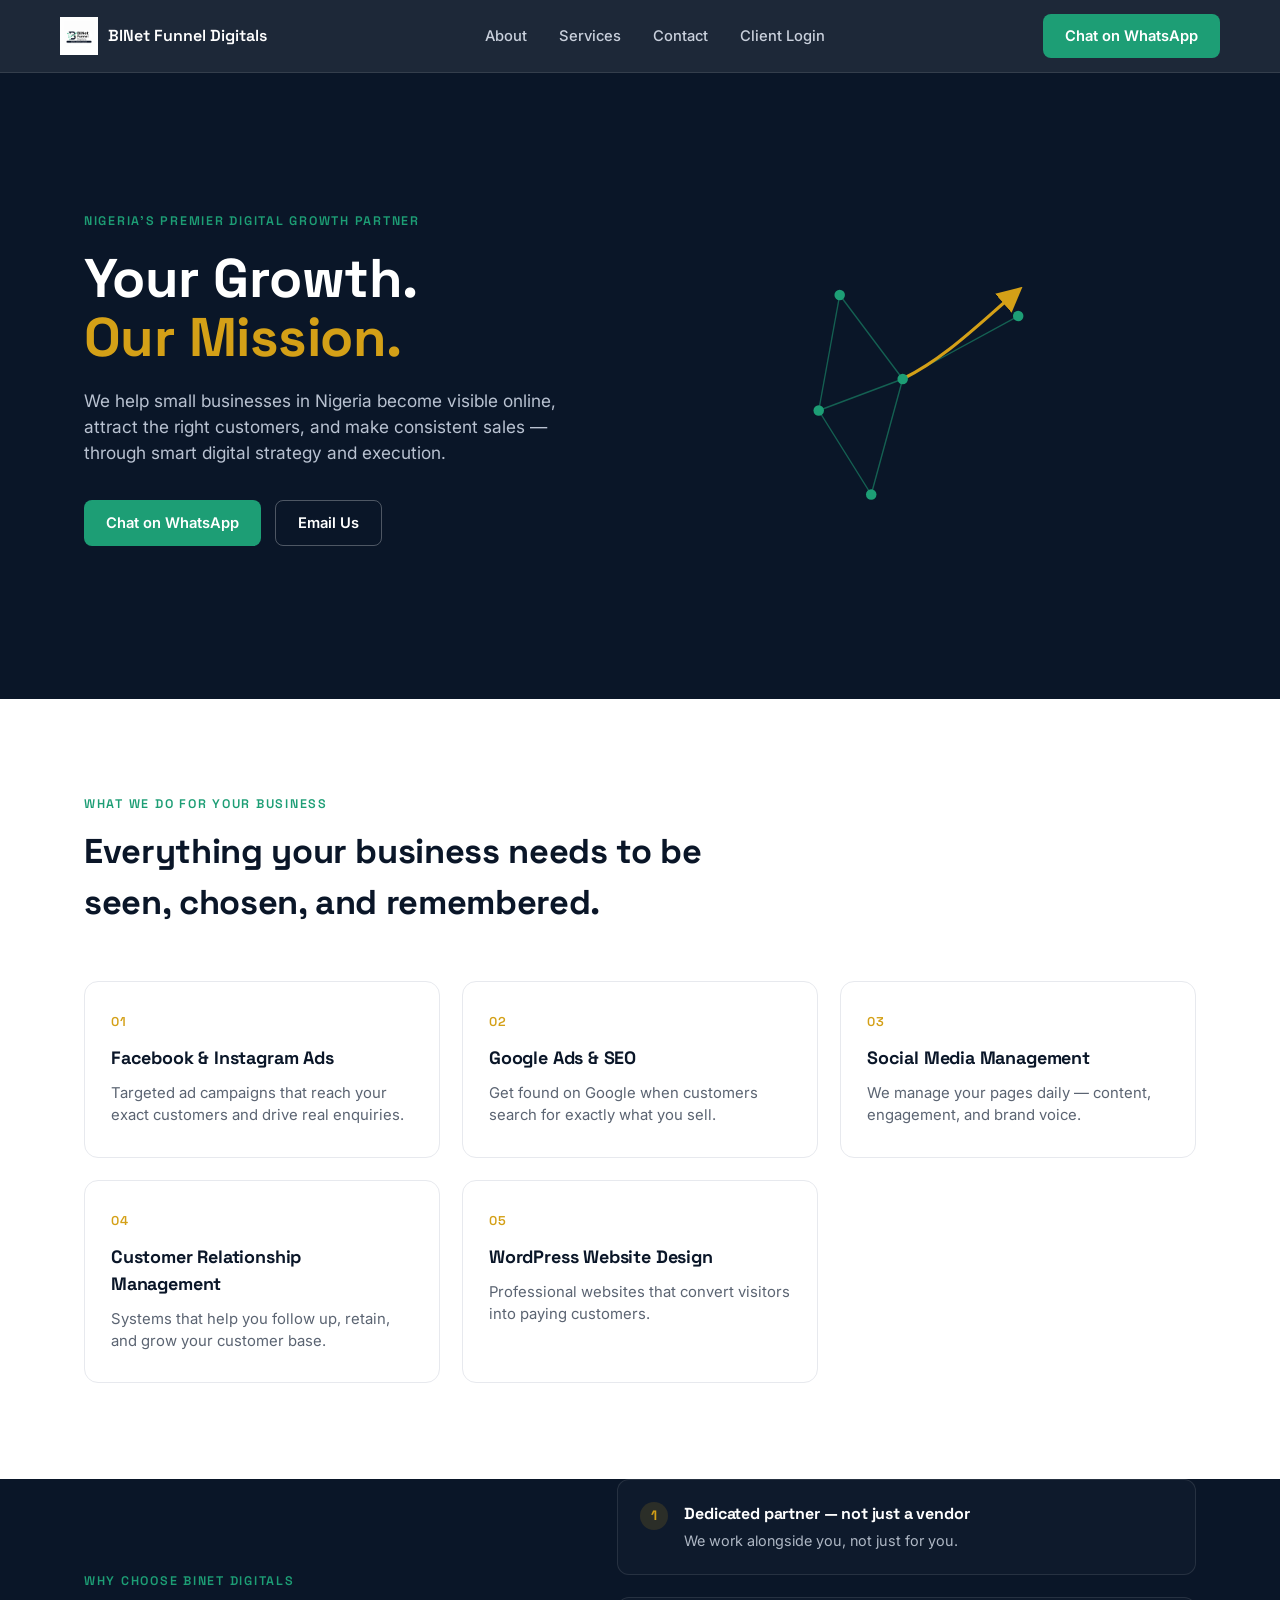
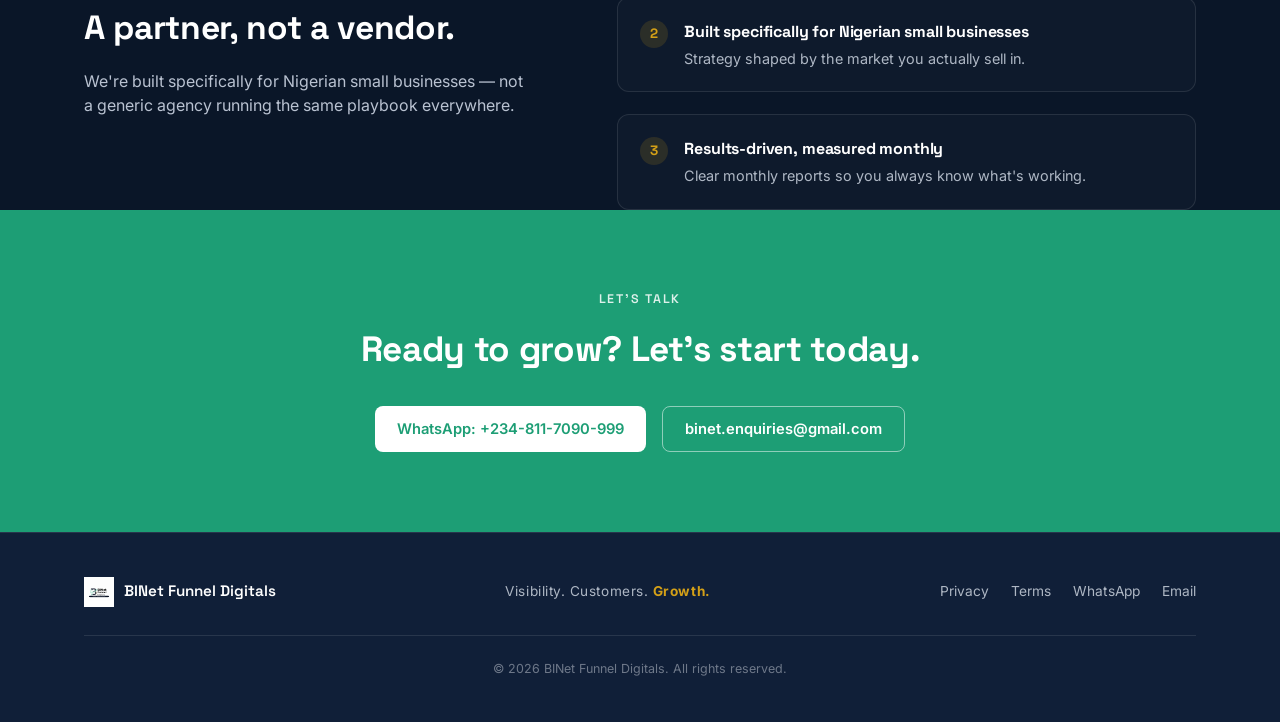
<file: index.html>
<!DOCTYPE html>
<html lang="en">
<head>
<meta charset="UTF-8">
<meta name="viewport" content="width=device-width, initial-scale=1.0">
<title>BINet Funnel Digitals — Nigeria's Premier Digital Growth Partner</title>
<link rel="icon" type="image/png" href="assets/logo.png">
<meta name="description" content="We help businesses in Nigeria become visible online, attract the right customers, and make consistent sales through smart digital strategy and execution.">
<meta property="og:title" content="BINet Funnel Digitals — Nigeria's Premier Digital Growth Partner">
<meta property="og:description" content="We help businesses in Nigeria become visible online, attract the right customers, and make consistent sales.">
<meta property="og:image" content="https://binet-portal.vercel.app/assets/logo.png">
<meta property="og:url" content="https://binet-portal.vercel.app">
<meta property="og:type" content="website">
<link rel="preconnect" href="https://fonts.googleapis.com">
<link rel="preconnect" href="https://fonts.gstatic.com" crossorigin>
<link href="https://fonts.googleapis.com/css2?family=Space+Grotesk:wght@500;600;700&family=Inter:wght@400;500;600;700&display=swap" rel="stylesheet">
<link rel="stylesheet" href="assets/styles.css">
</head>
<body>

<header>
  <div class="wrap nav">
    <a class="brand" href="index.html">
      <img src="assets/logo.png" alt="BINet Funnel Digitals logo">
      <span>BINet Funnel Digitals</span>
    </a>
    <nav class="nav-links">
      <a href="about.html">About</a>
      <a href="services.html">Services</a>
      <a href="contact.html">Contact</a>
      <a href="login.html">Client Login</a>
    </nav>
    <a class="btn btn-green" href="https://wa.me/2348117090999" target="_blank" rel="noopener">Chat on WhatsApp</a>
    <button class="menu-toggle" id="menu-toggle" aria-label="Toggle menu">
      <svg viewBox="0 0 24 24" fill="none" stroke="currentColor" stroke-width="2" stroke-linecap="round"><line x1="3" y1="6" x2="21" y2="6"/><line x1="3" y1="12" x2="21" y2="12"/><line x1="3" y1="18" x2="21" y2="18"/></svg>
    </button>
  </div>
  <div class="mobile-nav" id="mobile-nav">
    <a href="about.html">About</a>
    <a href="services.html">Services</a>
    <a href="contact.html">Contact</a>
    <a href="login.html">Client Login</a>
    <a href="https://wa.me/2348117090999" target="_blank" rel="noopener">Chat on WhatsApp</a>
  </div>
</header>

<section class="hero" id="top">
  <div class="wrap hero-grid">
    <div>
      <p class="eyebrow">Nigeria's Premier Digital Growth Partner</p>
      <h1>Your Growth.<br><span class="accent">Our Mission.</span></h1>
      <p class="lead">We help small businesses in Nigeria become visible online, attract the right customers, and make consistent sales — through smart digital strategy and execution.</p>
      <div class="hero-ctas">
        <a class="btn btn-green" href="https://wa.me/2348117090999" target="_blank" rel="noopener">Chat on WhatsApp</a>
        <a class="btn btn-outline" href="mailto:binet.enquiries@gmail.com">Email Us</a>
      </div>
    </div>
    <div class="node-field">
      <svg viewBox="0 0 400 400" xmlns="http://www.w3.org/2000/svg">
        <line class="node-line" x1="90" y1="120" x2="150" y2="200"/>
        <line class="node-line" x1="90" y1="120" x2="70" y2="230"/>
        <line class="node-line" x1="150" y1="200" x2="70" y2="230"/>
        <line class="node-line" x1="70" y1="230" x2="120" y2="310"/>
        <line class="node-line" x1="150" y1="200" x2="120" y2="310"/>
        <line class="node-line" x1="150" y1="200" x2="260" y2="140"/>
        <path class="node-arrow" d="M150,200 C190,180 220,150 255,120" marker-end="url(#arrowhead)"/>
        <defs>
          <marker id="arrowhead" markerWidth="8" markerHeight="8" refX="4" refY="4" orient="auto">
            <path d="M0,0 L8,4 L0,8 Z" fill="var(--gold)"/>
          </marker>
        </defs>
        <circle class="node-dot node-pulse" cx="90" cy="120" r="5"/>
        <circle class="node-dot node-pulse d2" cx="150" cy="200" r="5"/>
        <circle class="node-dot node-pulse d3" cx="70" cy="230" r="5"/>
        <circle class="node-dot node-pulse d4" cx="120" cy="310" r="5"/>
        <circle class="node-dot node-pulse d5" cx="260" cy="140" r="5"/>
      </svg>
    </div>
  </div>
</section>

<section class="section" id="services">
  <div class="wrap">
    <div class="section-head">
      <p class="eyebrow">What We Do For Your Business</p>
      <h2>Everything your business needs to be seen, chosen, and remembered.</h2>
    </div>
    <div class="services-grid">
      <div class="service-card">
        <p class="num">01</p>
        <h3>Facebook &amp; Instagram Ads</h3>
        <p>Targeted ad campaigns that reach your exact customers and drive real enquiries.</p>
      </div>
      <div class="service-card">
        <p class="num">02</p>
        <h3>Google Ads &amp; SEO</h3>
        <p>Get found on Google when customers search for exactly what you sell.</p>
      </div>
      <div class="service-card">
        <p class="num">03</p>
        <h3>Social Media Management</h3>
        <p>We manage your pages daily — content, engagement, and brand voice.</p>
      </div>
      <div class="service-card">
        <p class="num">04</p>
        <h3>Customer Relationship Management</h3>
        <p>Systems that help you follow up, retain, and grow your customer base.</p>
      </div>
      <div class="service-card">
        <p class="num">05</p>
        <h3>WordPress Website Design</h3>
        <p>Professional websites that convert visitors into paying customers.</p>
      </div>
    </div>
  </div>
</section>

<section class="why" id="why">
  <div class="wrap why-grid">
    <div>
      <p class="eyebrow">Why Choose BINet Digitals</p>
      <h2>A partner, not a vendor.</h2>
      <p class="lead">We're built specifically for Nigerian small businesses — not a generic agency running the same playbook everywhere.</p>
    </div>
    <ul class="why-list">
      <li>
        <span class="mark">1</span>
        <div>
          <h3>Dedicated partner — not just a vendor</h3>
          <p>We work alongside you, not just for you.</p>
        </div>
      </li>
      <li>
        <span class="mark">2</span>
        <div>
          <h3>Built specifically for Nigerian small businesses</h3>
          <p>Strategy shaped by the market you actually sell in.</p>
        </div>
      </li>
      <li>
        <span class="mark">3</span>
        <div>
          <h3>Results-driven, measured monthly</h3>
          <p>Clear monthly reports so you always know what's working.</p>
        </div>
      </li>
    </ul>
  </div>
</section>

<section class="contact-band" id="contact">
  <div class="wrap">
    <p class="eyebrow">Let's Talk</p>
    <h2>Ready to grow? Let's start today.</h2>
    <div class="contact-ctas">
      <a class="btn btn-solid-white" href="https://wa.me/2348117090999" target="_blank" rel="noopener">WhatsApp: +234-811-7090-999</a>
      <a class="btn btn-outline" href="mailto:binet.enquiries@gmail.com">binet.enquiries@gmail.com</a>
    </div>
  </div>
</section>

<footer>
  <div class="wrap">
    <div class="footer-grid">
      <a class="footer-brand" href="#top">
        <img src="assets/logo.png" alt="BINet Funnel Digitals logo">
        <span>BINet Funnel Digitals</span>
      </a>
      <p class="tagline">Visibility. Customers. <b>Growth.</b></p>
      <div class="footer-links">
        <a href="privacy.html">Privacy</a>
        <a href="terms.html">Terms</a>
        <a href="https://wa.me/2348117090999" target="_blank" rel="noopener">WhatsApp</a>
        <a href="mailto:binet.enquiries@gmail.com">Email</a>
      </div>
    </div>
    <p class="copyright">&copy; 2026 BINet Funnel Digitals. All rights reserved.</p>
  </div>
</footer>

<script>
  document.getElementById('menu-toggle').addEventListener('click', () => {
    document.getElementById('mobile-nav').classList.toggle('open');
  });
</script>

</body>
</html>
</file>
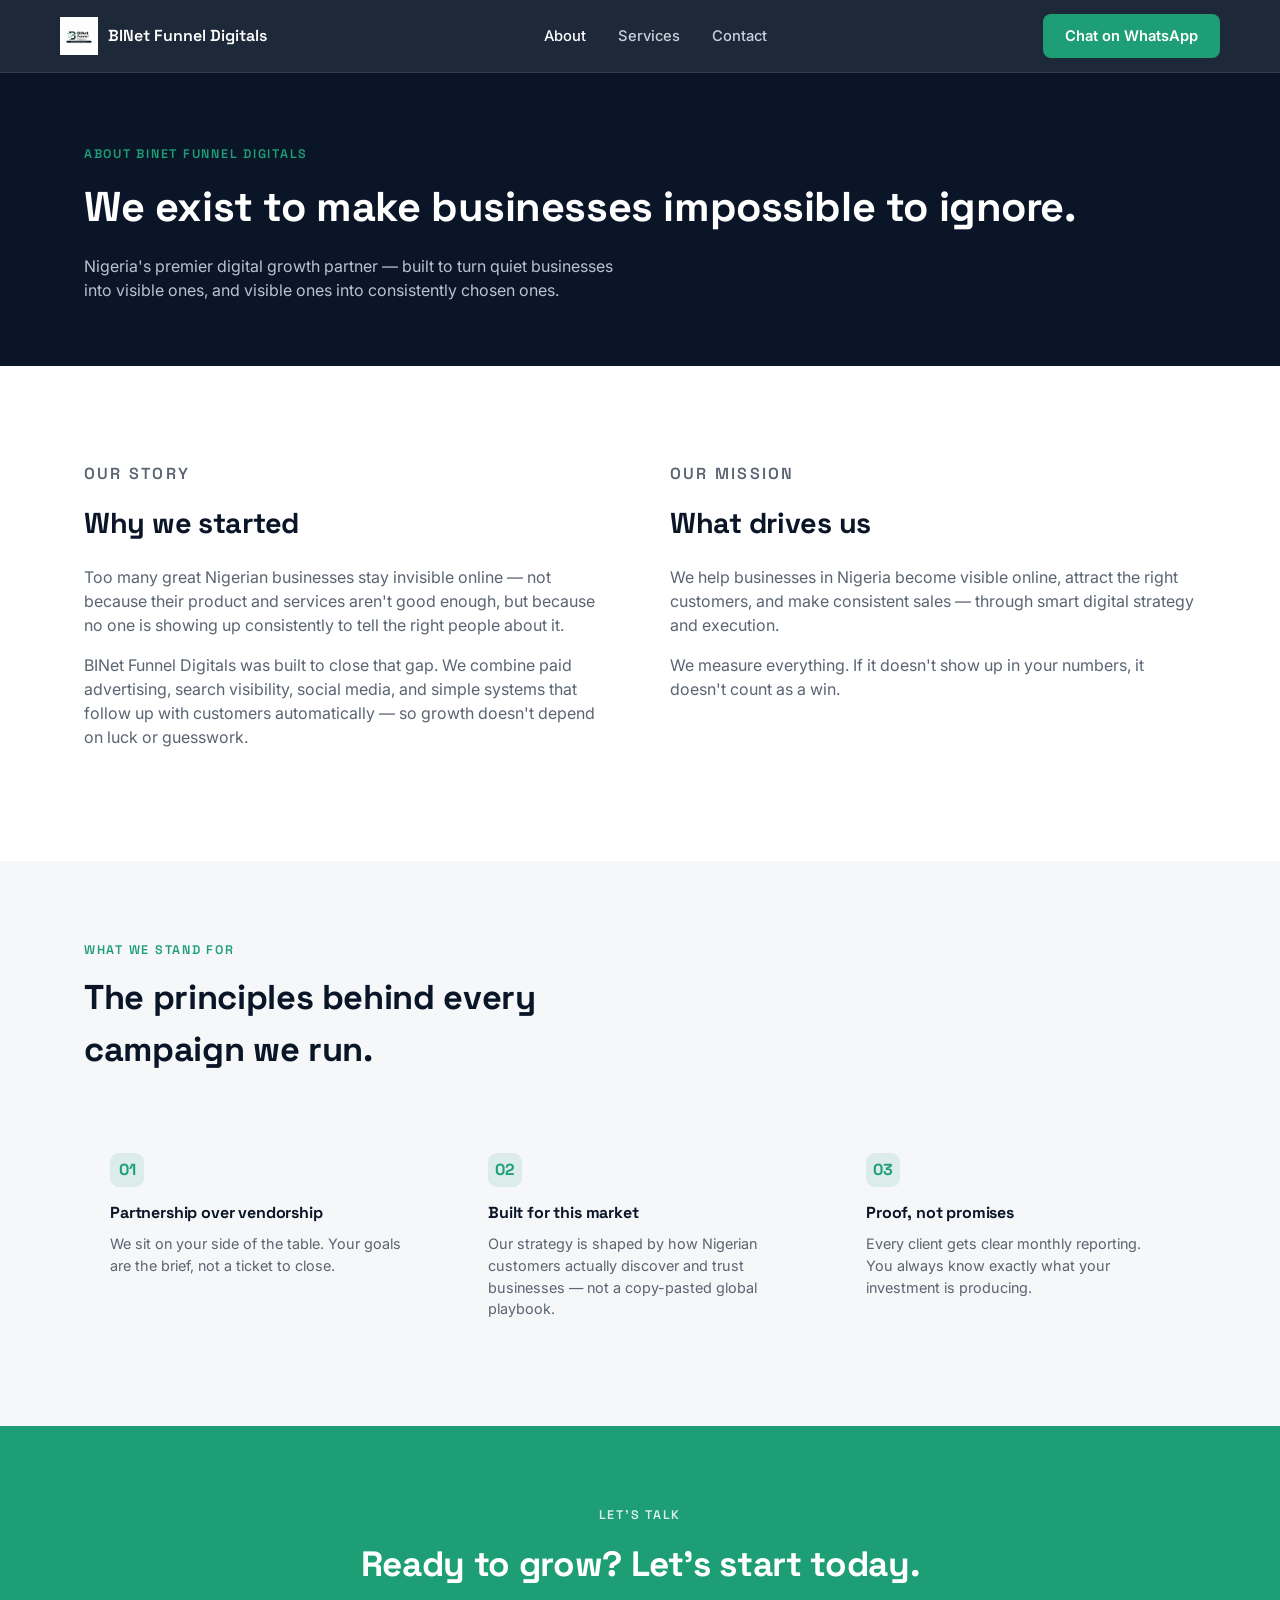
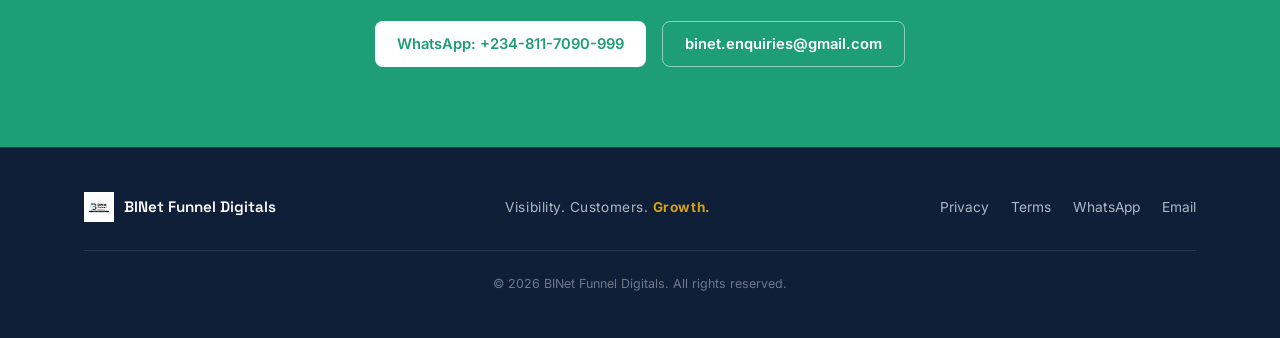
<file: about.html>
<!DOCTYPE html>
<html lang="en">
<head>
<meta charset="UTF-8">
<meta name="viewport" content="width=device-width, initial-scale=1.0">
<title>About Us — BINet Funnel Digitals</title>
<link rel="icon" type="image/png" href="assets/logo.png">
<meta name="description" content="BINet Funnel Digitals is a dedicated digital growth partner for Nigerian businesses.">
<link rel="preconnect" href="https://fonts.googleapis.com">
<link rel="preconnect" href="https://fonts.gstatic.com" crossorigin>
<link href="https://fonts.googleapis.com/css2?family=Space+Grotesk:wght@500;600;700&family=Inter:wght@400;500;600;700&display=swap" rel="stylesheet">
<link rel="stylesheet" href="assets/styles.css">
</head>
<body>

<header>
  <div class="wrap nav">
    <a class="brand" href="index.html">
      <img src="assets/logo.png" alt="BINet Funnel Digitals logo">
      <span>BINet Funnel Digitals</span>
    </a>
    <nav class="nav-links">
      <a href="about.html" class="active">About</a>
      <a href="services.html">Services</a>
      <a href="contact.html">Contact</a>
    </nav>
    <a class="btn btn-green" href="https://wa.me/2348117090999" target="_blank" rel="noopener">Chat on WhatsApp</a>
  </div>
</header>

<section class="page-hero">
  <div class="wrap">
    <p class="eyebrow">About BINet Funnel Digitals</p>
    <h1>We exist to make businesses impossible to ignore.</h1>
    <p class="lead">Nigeria's premier digital growth partner — built to turn quiet businesses into visible ones, and visible ones into consistently chosen ones.</p>
  </div>
</section>

<section class="section">
  <div class="wrap story-grid">
    <div>
      <p class="eyebrow">Our Story</p>
      <h2 style="font-size:1.8rem; margin:14px 0 20px;">Why we started</h2>
      <p>Too many great Nigerian businesses stay invisible online — not because their product and services aren't good enough, but because no one is showing up consistently to tell the right people about it.</p>
      <p>BINet Funnel Digitals was built to close that gap. We combine paid advertising, search visibility, social media, and simple systems that follow up with customers automatically — so growth doesn't depend on luck or guesswork.</p>
    </div>
    <div>
      <p class="eyebrow">Our Mission</p>
      <h2 style="font-size:1.8rem; margin:14px 0 20px;">What drives us</h2>
      <p>We help businesses in Nigeria become visible online, attract the right customers, and make consistent sales — through smart digital strategy and execution.</p>
      <p>We measure everything. If it doesn't show up in your numbers, it doesn't count as a win.</p>
    </div>
  </div>
</section>

<section class="section" style="background:var(--off-white); padding-top:80px; padding-bottom:80px;">
  <div class="wrap">
    <div class="section-head">
      <p class="eyebrow">What We Stand For</p>
      <h2>The principles behind every campaign we run.</h2>
    </div>
    <div class="value-grid">
      <div class="value-card">
        <div class="mark">01</div>
        <h3>Partnership over vendorship</h3>
        <p>We sit on your side of the table. Your goals are the brief, not a ticket to close.</p>
      </div>
      <div class="value-card">
        <div class="mark">02</div>
        <h3>Built for this market</h3>
        <p>Our strategy is shaped by how Nigerian customers actually discover and trust businesses — not a copy-pasted global playbook.</p>
      </div>
      <div class="value-card">
        <div class="mark">03</div>
        <h3>Proof, not promises</h3>
        <p>Every client gets clear monthly reporting. You always know exactly what your investment is producing.</p>
      </div>
    </div>
  </div>
</section>

<section class="contact-band" id="contact">
  <div class="wrap">
    <p class="eyebrow">Let's Talk</p>
    <h2>Ready to grow? Let's start today.</h2>
    <div class="contact-ctas">
      <a class="btn btn-solid-white" href="https://wa.me/2348117090999" target="_blank" rel="noopener">WhatsApp: +234-811-7090-999</a>
      <a class="btn btn-outline" href="mailto:binet.enquiries@gmail.com">binet.enquiries@gmail.com</a>
    </div>
  </div>
</section>

<footer>
  <div class="wrap">
    <div class="footer-grid">
      <a class="footer-brand" href="index.html">
        <img src="assets/logo.png" alt="BINet Funnel Digitals logo">
        <span>BINet Funnel Digitals</span>
      </a>
      <p class="tagline">Visibility. Customers. <b>Growth.</b></p>
      <div class="footer-links">
        <a href="privacy.html">Privacy</a>
        <a href="terms.html">Terms</a>
        <a href="https://wa.me/2348117090999" target="_blank" rel="noopener">WhatsApp</a>
        <a href="mailto:binet.enquiries@gmail.com">Email</a>
      </div>
    </div>
    <p class="copyright">&copy; 2026 BINet Funnel Digitals. All rights reserved.</p>
  </div>
</footer>

<script>
  document.getElementById('menu-toggle').addEventListener('click', () => {
    document.getElementById('mobile-nav').classList.toggle('open');
  });
</script>

</body>
</html>
</file>
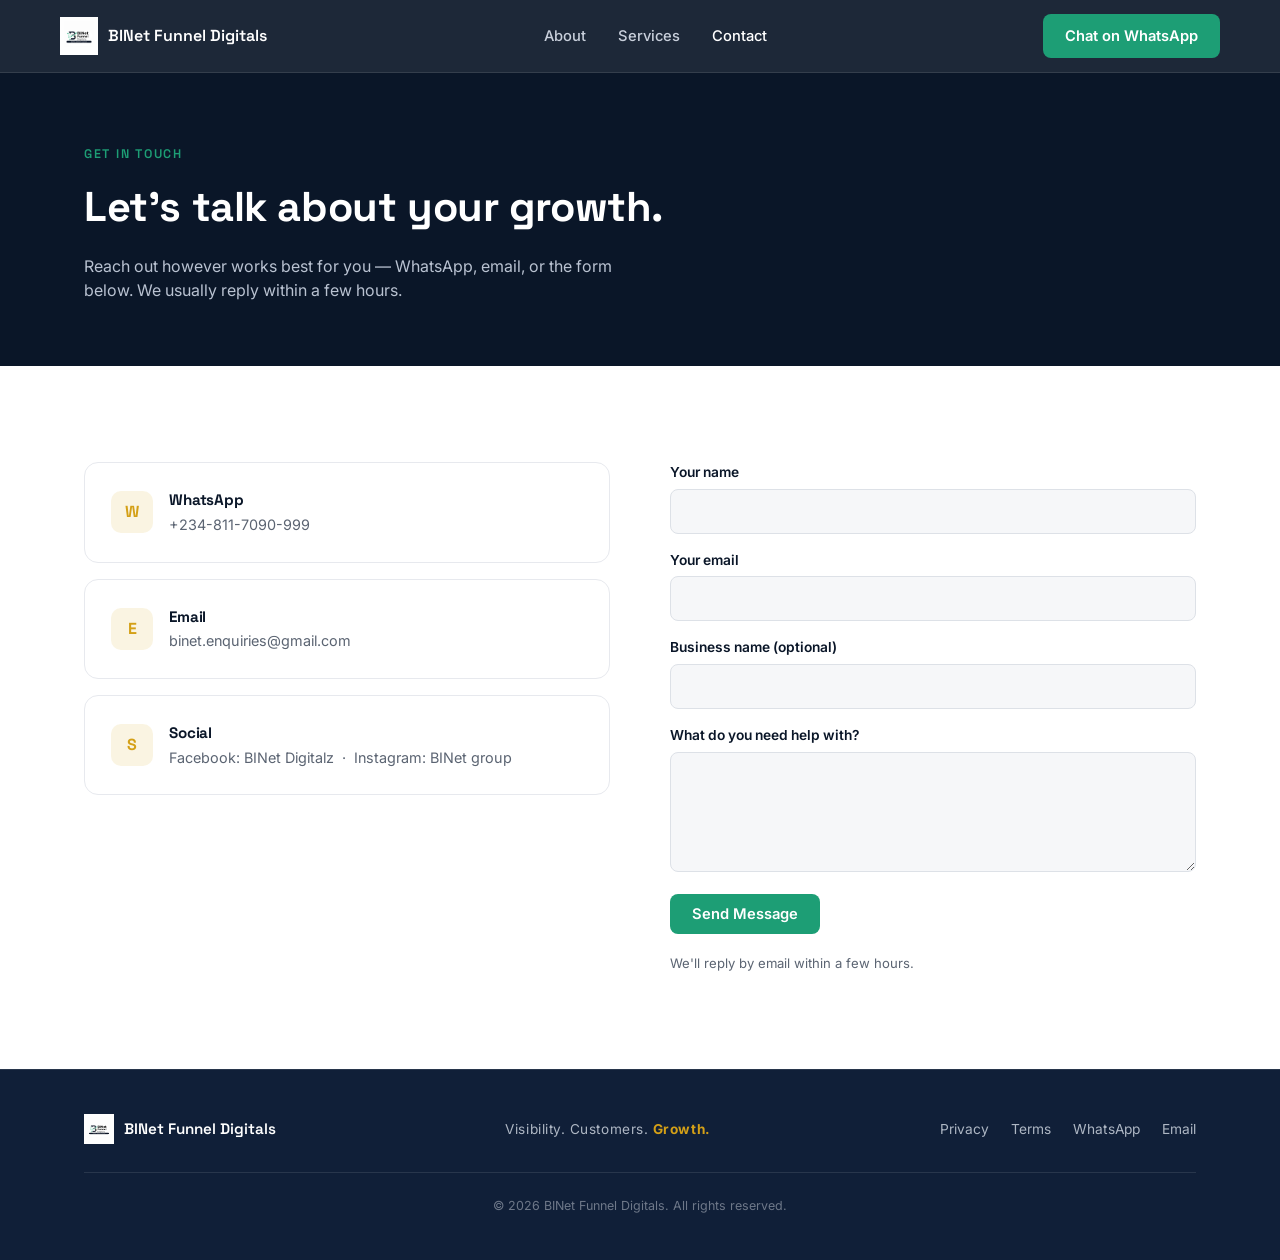
<file: contact.html>
<!DOCTYPE html>
<html lang="en">
<head>
<meta charset="UTF-8">
<meta name="viewport" content="width=device-width, initial-scale=1.0">
<title>Contact Us — BINet Funnel Digitals</title>
<link rel="icon" type="image/png" href="assets/logo.png">
<meta name="description" content="Get in touch with BINet Funnel Digitals via WhatsApp, email, or our contact form.">
<link rel="preconnect" href="https://fonts.googleapis.com">
<link rel="preconnect" href="https://fonts.gstatic.com" crossorigin>
<link href="https://fonts.googleapis.com/css2?family=Space+Grotesk:wght@500;600;700&family=Inter:wght@400;500;600;700&display=swap" rel="stylesheet">
<link rel="stylesheet" href="assets/styles.css">
</head>
<body>

<header>
  <div class="wrap nav">
    <a class="brand" href="index.html">
      <img src="assets/logo.png" alt="BINet Funnel Digitals logo">
      <span>BINet Funnel Digitals</span>
    </a>
    <nav class="nav-links">
      <a href="about.html">About</a>
      <a href="services.html">Services</a>
      <a href="contact.html" class="active">Contact</a>
    </nav>
    <a class="btn btn-green" href="https://wa.me/2348117090999" target="_blank" rel="noopener">Chat on WhatsApp</a>
  </div>
</header>

<section class="page-hero">
  <div class="wrap">
    <p class="eyebrow">Get In Touch</p>
    <h1>Let's talk about your growth.</h1>
    <p class="lead">Reach out however works best for you — WhatsApp, email, or the form below. We usually reply within a few hours.</p>
  </div>
</section>

<section class="section">
  <div class="wrap contact-grid">
    <div>
      <div class="contact-info-card">
        <div class="mark">W</div>
        <div>
          <h3>WhatsApp</h3>
          <p>+234-811-7090-999</p>
        </div>
      </div>
      <div class="contact-info-card">
        <div class="mark">E</div>
        <div>
          <h3>Email</h3>
          <p>binet.enquiries@gmail.com</p>
        </div>
      </div>
      <div class="contact-info-card">
        <div class="mark">S</div>
        <div>
          <h3>Social</h3>
          <p>Facebook: BINet Digitalz &nbsp;·&nbsp; Instagram: BINet group</p>
        </div>
      </div>
    </div>

    <div>
      <form action="https://formspree.io/f/xzeppqkb" method="POST">
        <div>
          <label for="name">Your name</label>
          <input type="text" id="name" name="name" required>
        </div>
        <div>
          <label for="email">Your email</label>
          <input type="email" id="email" name="email" required>
        </div>
        <div>
          <label for="business">Business name (optional)</label>
          <input type="text" id="business" name="business">
        </div>
        <div>
          <label for="message">What do you need help with?</label>
          <textarea id="message" name="message" required></textarea>
        </div>
        <button type="submit" class="btn btn-green" style="align-self:flex-start;">Send Message</button>
        <p class="form-note">We'll reply by email within a few hours.</p>
      </form>
    </div>
  </div>
</section>

<footer>
  <div class="wrap">
    <div class="footer-grid">
      <a class="footer-brand" href="index.html">
        <img src="assets/logo.png" alt="BINet Funnel Digitals logo">
        <span>BINet Funnel Digitals</span>
      </a>
      <p class="tagline">Visibility. Customers. <b>Growth.</b></p>
      <div class="footer-links">
        <a href="privacy.html">Privacy</a>
        <a href="terms.html">Terms</a>
        <a href="https://wa.me/2348117090999" target="_blank" rel="noopener">WhatsApp</a>
        <a href="mailto:binet.enquiries@gmail.com">Email</a>
      </div>
    </div>
    <p class="copyright">&copy; 2026 BINet Funnel Digitals. All rights reserved.</p>
  </div>
</footer>

<script>
  document.getElementById('menu-toggle').addEventListener('click', () => {
    document.getElementById('mobile-nav').classList.toggle('open');
  });
</script>

</body>
</html>
</file>
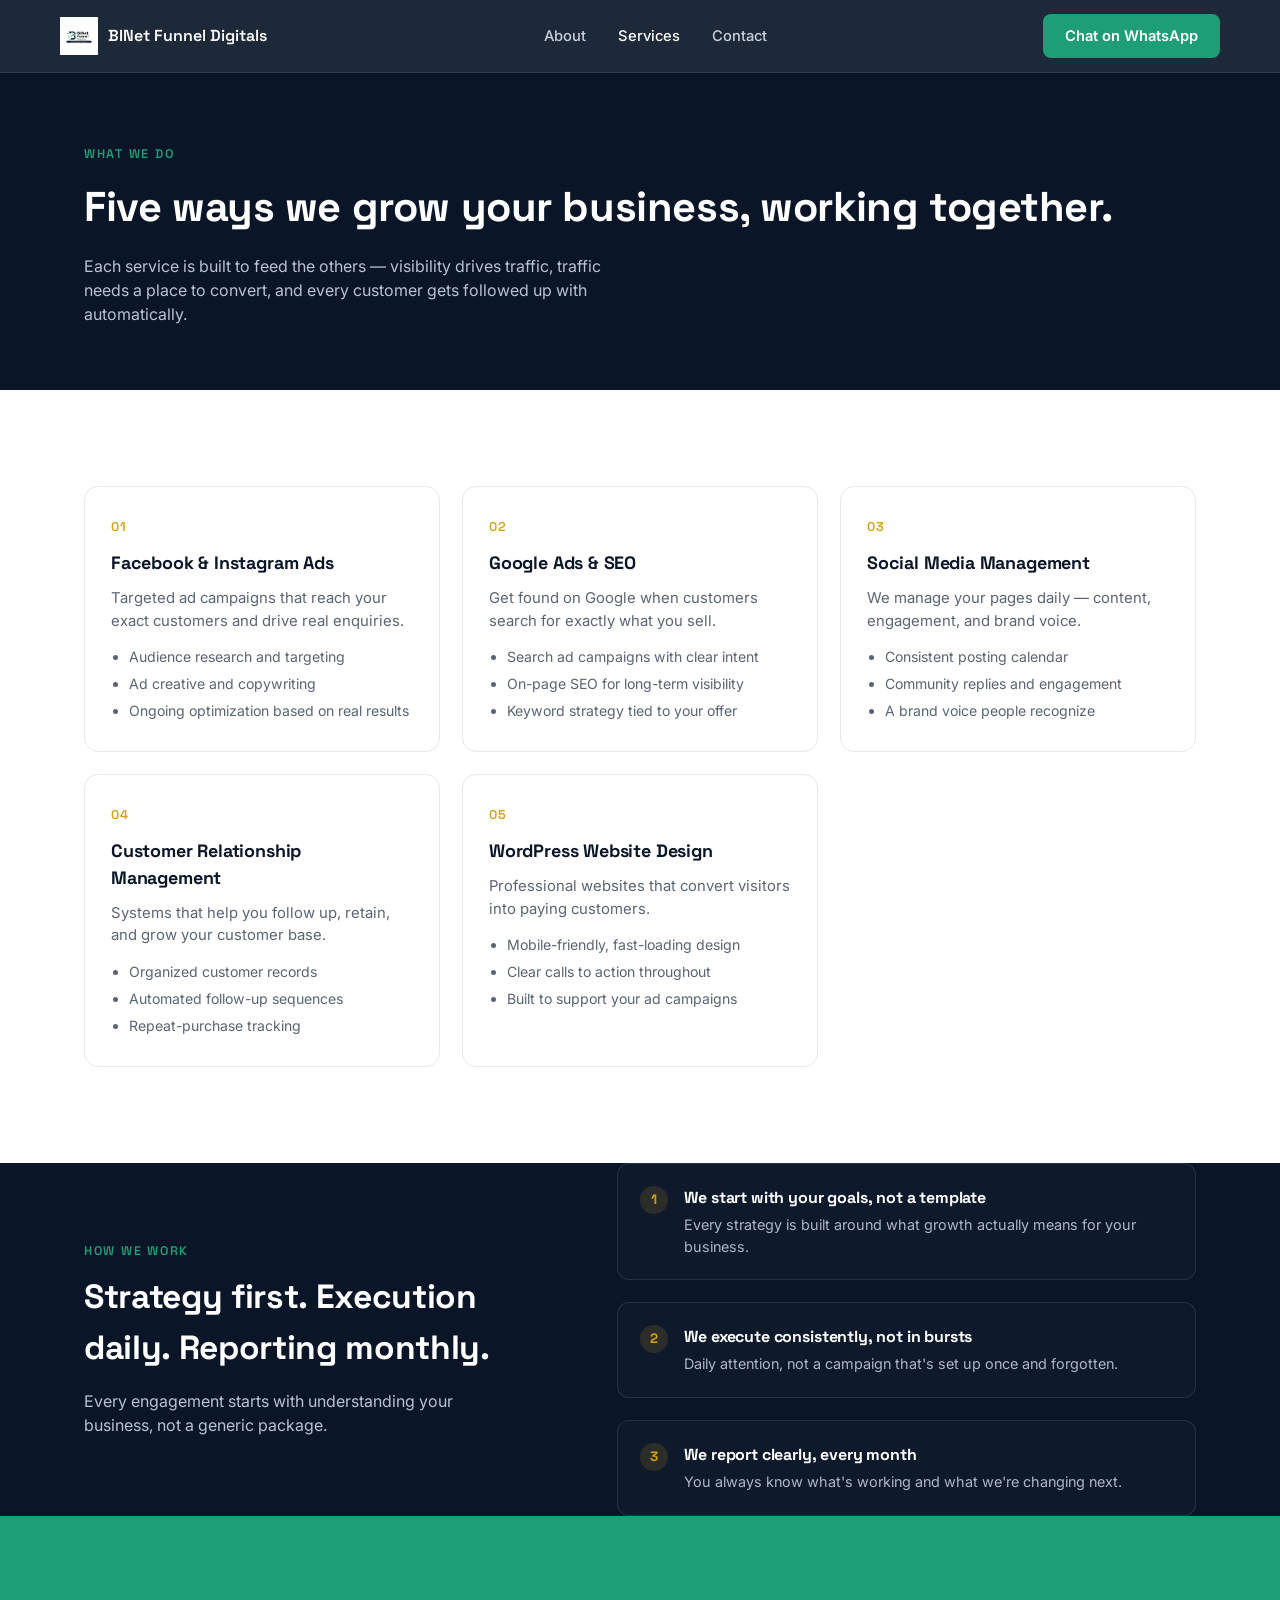
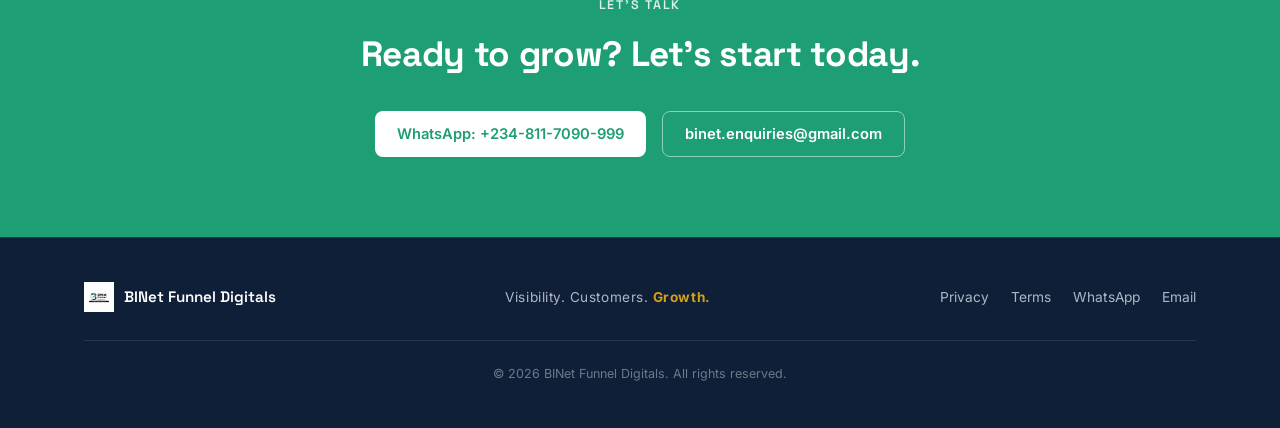
<file: services.html>
<!DOCTYPE html>
<html lang="en">
<head>
<meta charset="UTF-8">
<meta name="viewport" content="width=device-width, initial-scale=1.0">
<title>Services — BINet Funnel Digitals</title>
<link rel="icon" type="image/png" href="assets/logo.png">
<meta name="description" content="Facebook & Instagram Ads, Google Ads & SEO, Social Media Management, CRM, and WordPress Website Design for Nigerian small businesses.">
<link rel="preconnect" href="https://fonts.googleapis.com">
<link rel="preconnect" href="https://fonts.gstatic.com" crossorigin>
<link href="https://fonts.googleapis.com/css2?family=Space+Grotesk:wght@500;600;700&family=Inter:wght@400;500;600;700&display=swap" rel="stylesheet">
<link rel="stylesheet" href="assets/styles.css">
</head>
<body>

<header>
  <div class="wrap nav">
    <a class="brand" href="index.html">
      <img src="assets/logo.png" alt="BINet Funnel Digitals logo">
      <span>BINet Funnel Digitals</span>
    </a>
    <nav class="nav-links">
      <a href="about.html">About</a>
      <a href="services.html" class="active">Services</a>
      <a href="contact.html">Contact</a>
    </nav>
    <a class="btn btn-green" href="https://wa.me/2348117090999" target="_blank" rel="noopener">Chat on WhatsApp</a>
  </div>
</header>

<section class="page-hero">
  <div class="wrap">
    <p class="eyebrow">What We Do</p>
    <h1>Five ways we grow your business, working together.</h1>
    <p class="lead">Each service is built to feed the others — visibility drives traffic, traffic needs a place to convert, and every customer gets followed up with automatically.</p>
  </div>
</section>

<section class="section">
  <div class="wrap">
    <div class="services-grid">
      <div class="service-card">
        <p class="num">01</p>
        <h3>Facebook &amp; Instagram Ads</h3>
        <p>Targeted ad campaigns that reach your exact customers and drive real enquiries.</p>
        <ul>
          <li>Audience research and targeting</li>
          <li>Ad creative and copywriting</li>
          <li>Ongoing optimization based on real results</li>
        </ul>
      </div>
      <div class="service-card">
        <p class="num">02</p>
        <h3>Google Ads &amp; SEO</h3>
        <p>Get found on Google when customers search for exactly what you sell.</p>
        <ul>
          <li>Search ad campaigns with clear intent</li>
          <li>On-page SEO for long-term visibility</li>
          <li>Keyword strategy tied to your offer</li>
        </ul>
      </div>
      <div class="service-card">
        <p class="num">03</p>
        <h3>Social Media Management</h3>
        <p>We manage your pages daily — content, engagement, and brand voice.</p>
        <ul>
          <li>Consistent posting calendar</li>
          <li>Community replies and engagement</li>
          <li>A brand voice people recognize</li>
        </ul>
      </div>
      <div class="service-card">
        <p class="num">04</p>
        <h3>Customer Relationship Management</h3>
        <p>Systems that help you follow up, retain, and grow your customer base.</p>
        <ul>
          <li>Organized customer records</li>
          <li>Automated follow-up sequences</li>
          <li>Repeat-purchase tracking</li>
        </ul>
      </div>
      <div class="service-card">
        <p class="num">05</p>
        <h3>WordPress Website Design</h3>
        <p>Professional websites that convert visitors into paying customers.</p>
        <ul>
          <li>Mobile-friendly, fast-loading design</li>
          <li>Clear calls to action throughout</li>
          <li>Built to support your ad campaigns</li>
        </ul>
      </div>
    </div>
  </div>
</section>

<section class="why">
  <div class="wrap why-grid">
    <div>
      <p class="eyebrow">How We Work</p>
      <h2>Strategy first. Execution daily. Reporting monthly.</h2>
      <p class="lead">Every engagement starts with understanding your business, not a generic package.</p>
    </div>
    <ul class="why-list">
      <li>
        <span class="mark">1</span>
        <div>
          <h3>We start with your goals, not a template</h3>
          <p>Every strategy is built around what growth actually means for your business.</p>
        </div>
      </li>
      <li>
        <span class="mark">2</span>
        <div>
          <h3>We execute consistently, not in bursts</h3>
          <p>Daily attention, not a campaign that's set up once and forgotten.</p>
        </div>
      </li>
      <li>
        <span class="mark">3</span>
        <div>
          <h3>We report clearly, every month</h3>
          <p>You always know what's working and what we're changing next.</p>
        </div>
      </li>
    </ul>
  </div>
</section>

<section class="contact-band" id="contact">
  <div class="wrap">
    <p class="eyebrow">Let's Talk</p>
    <h2>Ready to grow? Let's start today.</h2>
    <div class="contact-ctas">
      <a class="btn btn-solid-white" href="https://wa.me/2348117090999" target="_blank" rel="noopener">WhatsApp: +234-811-7090-999</a>
      <a class="btn btn-outline" href="mailto:binet.enquiries@gmail.com">binet.enquiries@gmail.com</a>
    </div>
  </div>
</section>

<footer>
  <div class="wrap">
    <div class="footer-grid">
      <a class="footer-brand" href="index.html">
        <img src="assets/logo.png" alt="BINet Funnel Digitals logo">
        <span>BINet Funnel Digitals</span>
      </a>
      <p class="tagline">Visibility. Customers. <b>Growth.</b></p>
      <div class="footer-links">
        <a href="privacy.html">Privacy</a>
        <a href="terms.html">Terms</a>
        <a href="https://wa.me/2348117090999" target="_blank" rel="noopener">WhatsApp</a>
        <a href="mailto:binet.enquiries@gmail.com">Email</a>
      </div>
    </div>
    <p class="copyright">&copy; 2026 BINet Funnel Digitals. All rights reserved.</p>
  </div>
</footer>

<script>
  document.getElementById('menu-toggle').addEventListener('click', () => {
    document.getElementById('mobile-nav').classList.toggle('open');
  });
</script>

</body>
</html>
</file>
<file: assets/styles.css>
:root{
  --navy:#0A1628;
  --navy-soft:#101f38;
  --gold:#D4A017;
  --green:#1D9E75;
  --white:#FFFFFF;
  --off-white:#F6F7F9;
  --slate:#5B6472;
  --line: rgba(255,255,255,0.10);
}
*{box-sizing:border-box; margin:0; padding:0;}
html{scroll-behavior:smooth;}
body{
  font-family:'Inter', sans-serif;
  color:var(--navy);
  background:var(--white);
  line-height:1.5;
  -webkit-font-smoothing:antialiased;
}
h1,h2,h3{
  font-family:'Space Grotesk', sans-serif;
  font-weight:700;
  letter-spacing:-0.01em;
}
a{text-decoration:none; color:inherit;}
img{max-width:100%; display:block;}
.wrap{
  max-width:1160px;
  margin:0 auto;
  padding:0 24px;
}
.eyebrow{
  font-family:'Space Grotesk', sans-serif;
  font-size:0.78rem;
  font-weight:600;
  letter-spacing:0.14em;
  text-transform:uppercase;
  color:var(--green);
}

/* ===== Header ===== */
header{
  position:sticky; top:0; z-index:50;
  background:rgba(10,22,40,0.92);
  backdrop-filter:blur(8px);
  border-bottom:1px solid var(--line);
}
.nav{
  display:flex; align-items:center; justify-content:space-between;
  padding:14px 0;
}
.brand{display:flex; align-items:center; gap:10px;}
.brand img{height:38px; width:auto;}
.brand span{
  font-family:'Space Grotesk', sans-serif;
  font-weight:600; font-size:1rem; color:var(--white);
}
.nav-links{display:flex; gap:32px; align-items:center;}
.nav-links a{
  color:#C9D0DC; font-size:0.92rem; font-weight:500;
  transition:color .2s ease;
}
.nav-links a:hover, .nav-links a.active{color:var(--white);}
.btn{
  display:inline-flex; align-items:center; gap:8px;
  padding:11px 22px;
  border-radius:8px;
  font-weight:600; font-size:0.92rem;
  transition:transform .18s ease, box-shadow .18s ease, background .18s ease;
  white-space:nowrap;
  border:none;
  cursor:pointer;
  font-family:'Inter', sans-serif;
}
.btn-green{
  background:var(--green); color:var(--white);
}
.btn-green:hover{transform:translateY(-2px); box-shadow:0 8px 20px rgba(29,158,117,0.35);}
.btn-outline{
  background:transparent; color:var(--white);
  border:1px solid rgba(255,255,255,0.28);
}
.btn-outline:hover{border-color:var(--gold); color:var(--gold);}

/* ===== Hero (homepage) ===== */
.hero{
  position:relative;
  background:var(--navy);
  color:var(--white);
  overflow:hidden;
  padding:96px 0 110px;
}
.hero-grid{
  display:grid;
  grid-template-columns:1.1fr 0.9fr;
  gap:40px;
  align-items:center;
  position:relative; z-index:2;
}
.hero h1{
  font-size:3.4rem;
  line-height:1.08;
  margin:18px 0 22px;
}
.hero h1 .accent{color:var(--gold);}
.hero p.lead{
  font-size:1.08rem;
  color:#B9C2D1;
  max-width:480px;
  margin-bottom:34px;
}
.hero-ctas{display:flex; gap:14px; flex-wrap:wrap;}

/* node network signature visual */
.node-field{position:relative; height:420px;}
.node-field svg{width:100%; height:100%;}
.node-dot{fill:var(--green);}
.node-line{stroke:var(--green); stroke-width:1.3; opacity:0.55;}
.node-arrow{stroke:var(--gold); stroke-width:3; fill:none;}
.node-pulse{animation:pulse 3.2s ease-in-out infinite; transform-origin:center;}
.node-pulse.d2{animation-delay:.5s;}
.node-pulse.d3{animation-delay:1s;}
.node-pulse.d4{animation-delay:1.5s;}
.node-pulse.d5{animation-delay:2s;}
@keyframes pulse{0%,100%{opacity:0.55; r:5;} 50%{opacity:1; r:7;}}
@media (prefers-reduced-motion: reduce){.node-pulse{animation:none;}}

/* ===== Inner page hero (About / Services / Contact) ===== */
.page-hero{
  background:var(--navy);
  color:var(--white);
  padding:72px 0 64px;
}
.page-hero h1{font-size:2.6rem; margin-top:12px;}
.page-hero p.lead{color:#B9C2D1; max-width:560px; margin-top:16px;}

/* ===== Sections ===== */
.section{padding:96px 0;}
.section-head{max-width:620px; margin-bottom:52px;}
.section-head h2{font-size:2.15rem; margin-top:12px; color:var(--navy);}
.services-grid{display:grid; grid-template-columns:repeat(3, 1fr); gap:22px;}
.service-card{
  border:1px solid #E7E9EE;
  border-radius:14px;
  padding:30px 26px;
  background:var(--white);
  transition:border-color .2s ease, transform .2s ease, box-shadow .2s ease;
}
.service-card:hover{border-color:var(--green); transform:translateY(-4px); box-shadow:0 14px 30px rgba(10,22,40,0.08);}
.service-card .num{font-family:'Space Grotesk', sans-serif; font-size:0.8rem; font-weight:600; color:var(--gold); letter-spacing:0.08em;}
.service-card h3{font-size:1.12rem; margin:14px 0 10px; color:var(--navy);}
.service-card p{font-size:0.93rem; color:var(--slate);}
.service-card ul{margin-top:14px; padding-left:18px; color:var(--slate); font-size:0.88rem; display:flex; flex-direction:column; gap:6px;}

/* ===== Why us / value blocks (navy) ===== */
.why{background:var(--navy); color:var(--white);}
.why-grid{display:grid; grid-template-columns:0.9fr 1.1fr; gap:60px; align-items:center;}
.why h2{font-size:2.1rem; color:var(--white); margin-top:12px;}
.why p.lead{color:#B9C2D1; margin-top:16px; max-width:440px;}
.why-list{list-style:none; display:flex; flex-direction:column; gap:22px;}
.why-list li{display:flex; gap:16px; align-items:flex-start; padding:22px; border:1px solid var(--line); border-radius:12px; background:rgba(255,255,255,0.02);}
.why-list .mark{flex:none; width:28px; height:28px; border-radius:50%; background:rgba(212,160,23,0.15); color:var(--gold); display:flex; align-items:center; justify-content:center; font-family:'Space Grotesk', sans-serif; font-weight:700; font-size:0.85rem;}
.why-list h3{font-size:1rem; color:var(--white); margin-bottom:4px;}
.why-list p{font-size:0.9rem; color:#AEB7C4;}

/* ===== About page specifics ===== */
.story-grid{display:grid; grid-template-columns:1fr 1fr; gap:60px; align-items:start;}
.story-grid p{color:var(--slate); margin-bottom:16px; font-size:1rem;}
.value-grid{display:grid; grid-template-columns:repeat(3,1fr); gap:22px; margin-top:20px;}
.value-card{padding:26px; border-radius:14px; background:var(--off-white);}
.value-card .mark{
  width:34px; height:34px; border-radius:9px; background:rgba(29,158,117,0.12);
  color:var(--green); display:flex; align-items:center; justify-content:center;
  font-family:'Space Grotesk', sans-serif; font-weight:700; margin-bottom:14px;
}
.value-card h3{font-size:1rem; margin-bottom:8px;}
.value-card p{font-size:0.9rem; color:var(--slate);}

/* ===== Contact page specifics ===== */
.contact-grid{display:grid; grid-template-columns:1fr 1fr; gap:60px; align-items:start;}
.contact-info-card{
  border:1px solid #E7E9EE; border-radius:14px; padding:26px;
  display:flex; align-items:center; gap:16px; margin-bottom:16px;
}
.contact-info-card .mark{
  flex:none; width:42px; height:42px; border-radius:10px;
  background:rgba(212,160,23,0.12); color:var(--gold);
  display:flex; align-items:center; justify-content:center; font-weight:700;
  font-family:'Space Grotesk', sans-serif;
}
.contact-info-card h3{font-size:0.95rem; margin-bottom:2px;}
.contact-info-card p{font-size:0.9rem; color:var(--slate);}
form{display:flex; flex-direction:column; gap:16px;}
form label{font-size:0.86rem; font-weight:600; margin-bottom:6px; display:block;}
form input, form textarea{
  width:100%; padding:12px 14px; border-radius:8px;
  border:1px solid #DDE1E7; font-family:'Inter', sans-serif; font-size:0.95rem;
  background:var(--off-white); color:var(--navy);
}
form input:focus, form textarea:focus{outline:2px solid var(--green); outline-offset:1px; border-color:var(--green);}
form textarea{resize:vertical; min-height:120px;}
.form-note{font-size:0.82rem; color:var(--slate); margin-top:4px;}

/* ===== Contact band (CTA strip) ===== */
.contact-band{background:var(--green); color:var(--white); text-align:center; padding:80px 0;}
.contact-band .eyebrow{color:rgba(255,255,255,0.85);}
.contact-band h2{color:var(--white); font-size:2.2rem; margin:14px 0 30px;}
.contact-ctas{display:flex; gap:16px; justify-content:center; flex-wrap:wrap;}
.contact-band .btn-outline{border-color:rgba(255,255,255,0.5);}
.contact-band .btn-outline:hover{border-color:var(--navy); color:var(--navy); background:rgba(255,255,255,0.12);}
.contact-band .btn-solid-white{background:var(--white); color:var(--green);}
.contact-band .btn-solid-white:hover{transform:translateY(-2px); box-shadow:0 8px 20px rgba(0,0,0,0.15);}

/* ===== Footer ===== */
footer{background:var(--navy-soft); color:#AEB7C4; padding:44px 0; border-top:1px solid var(--line);}
.footer-grid{display:flex; align-items:center; justify-content:space-between; flex-wrap:wrap; gap:20px;}
.footer-brand{display:flex; align-items:center; gap:10px;}
.footer-brand img{height:30px;}
.footer-brand span{font-family:'Space Grotesk', sans-serif; color:var(--white); font-weight:600; font-size:0.95rem;}
.tagline{font-size:0.85rem; letter-spacing:0.04em;}
.tagline b{color:var(--gold);}
.footer-links{display:flex; gap:22px; font-size:0.86rem;}
.footer-links a:hover{color:var(--white);}
.copyright{text-align:center; font-size:0.78rem; color:#6E7889; margin-top:28px; padding-top:24px; border-top:1px solid var(--line);}

/* ===== Responsive ===== */
@media (max-width: 900px){
  .nav-links{display:none;}
  .hero-grid{grid-template-columns:1fr;}
  .node-field{height:280px; order:-1;}
  .hero h1{font-size:2.4rem;}
  .services-grid{grid-template-columns:1fr 1fr;}
  .why-grid{grid-template-columns:1fr;}
  .story-grid{grid-template-columns:1fr;}
  .value-grid{grid-template-columns:1fr 1fr;}
  .contact-grid{grid-template-columns:1fr;}
}
@media (max-width: 600px){
  .services-grid{grid-template-columns:1fr;}
  .value-grid{grid-template-columns:1fr;}
  .footer-grid{flex-direction:column; text-align:center;}
  .hero{padding:64px 0 70px;}
  .page-hero{padding:56px 0 48px;}
  .section{padding:64px 0;}
}

/* ===== Dashboard shell ===== */
.dash-shell{background:var(--off-white); min-height:100vh;}
.dash-topbar{background:var(--navy); color:var(--white); padding:16px 0; border-bottom:1px solid var(--line);}
.dash-topbar .wrap{display:flex; justify-content:space-between; align-items:center;}
.dash-topbar .brand span{color:var(--white);}
.dash-user{display:flex; align-items:center; gap:14px;}
.dash-user span{font-size:0.88rem; color:#C9D0DC;}
.dash-main{max-width:900px; margin:0 auto; padding:40px 24px 80px;}
.dash-main h1{font-size:1.7rem; margin-bottom:6px;}
.dash-main p.sub{color:var(--slate); margin-bottom:32px;}

/* ===== Tabs ===== */
.tabs{display:flex; gap:6px; margin-bottom:26px; border-bottom:1px solid #E7E9EE;}
.tab-btn{
  padding:10px 18px; font-weight:600; font-size:0.9rem; color:var(--slate);
  border-bottom:2px solid transparent; cursor:pointer; background:none;
  border-top:none; border-left:none; border-right:none; font-family:'Inter',sans-serif;
}
.tab-btn.active{color:var(--navy); border-bottom-color:var(--green);}
.tab-panel{display:none;}
.tab-panel.active{display:block;}
.card-box{background:var(--white); border:1px solid #E7E9EE; border-radius:14px; padding:24px; margin-bottom:16px;}

/* ===== Messages ===== */
.message-thread{display:flex; flex-direction:column; gap:12px; max-height:440px; overflow-y:auto; padding:6px;}
.msg{max-width:72%; padding:10px 14px; border-radius:12px; font-size:0.92rem; line-height:1.4;}
.msg.client{align-self:flex-end; background:var(--green); color:var(--white); border-bottom-right-radius:2px;}
.msg.admin{align-self:flex-start; background:var(--off-white); color:var(--navy); border-bottom-left-radius:2px;}
.msg-time{font-size:0.7rem; opacity:0.7; margin-top:4px; display:block;}
.message-input-row{display:flex; gap:10px; margin-top:18px;}
.message-input-row input{flex:1; padding:12px 14px; border-radius:8px; border:1px solid #DDE1E7; background:var(--off-white); font-family:'Inter',sans-serif;}

/* ===== Reports & Requests ===== */
.list-item{display:flex; justify-content:space-between; align-items:center; padding:16px 0; border-bottom:1px solid #EEF0F3;}
.list-item:last-child{border-bottom:none;}
.list-item h4{font-size:0.95rem; margin-bottom:4px;}
.list-item p{font-size:0.85rem; color:var(--slate);}
.status-badge{font-size:0.75rem; font-weight:600; padding:4px 10px; border-radius:999px; text-transform:capitalize; white-space:nowrap;}
.status-open{background:#FEF3D8; color:#8A6100;}
.status-in_progress{background:#DCEEFB; color:#0B5A96;}
.status-done{background:#DCF5E9; color:#0F7A4C;}
.empty-state{color:var(--slate); font-size:0.9rem; padding:30px 0; text-align:center;}
.new-request-form{display:flex; flex-direction:column; gap:14px; margin-top:20px; padding-top:20px; border-top:1px solid #EEF0F3;}
.new-request-form input, .new-request-form textarea{
  width:100%; padding:12px 14px; border-radius:8px; border:1px solid #DDE1E7;
  background:var(--off-white); font-family:'Inter',sans-serif; font-size:0.92rem;
}

/* ===== Admin dashboard ===== */
.admin-layout{display:grid; grid-template-columns:280px 1fr; min-height:calc(100vh - 65px);}
.admin-sidebar{background:var(--white); border-right:1px solid #E7E9EE; padding:20px; overflow-y:auto;}
.client-search{width:100%; padding:10px 12px; border-radius:8px; border:1px solid #DDE1E7; margin-bottom:16px; font-family:'Inter',sans-serif; font-size:0.9rem;}
.client-item{padding:12px; border-radius:10px; cursor:pointer; margin-bottom:4px;}
.client-item:hover{background:var(--off-white);}
.client-item.active{background:rgba(29,158,117,0.1);}
.client-item h4{font-size:0.9rem; margin-bottom:2px; color:var(--navy);}
.client-item p{font-size:0.78rem; color:var(--slate);}
.admin-content{padding:32px; overflow-y:auto;}
.admin-stats{display:flex; gap:16px; margin-bottom:24px;}
.stat-card{background:var(--white); border:1px solid #E7E9EE; border-radius:12px; padding:18px 22px; flex:1;}
.stat-card .num{font-family:'Space Grotesk',sans-serif; font-size:1.6rem; font-weight:700; color:var(--navy);}
.stat-card .label{font-size:0.8rem; color:var(--slate);}
.upload-row{display:flex; gap:10px; flex-wrap:wrap; align-items:flex-end; margin-top:16px; padding-top:16px; border-top:1px solid #EEF0F3;}
.upload-row .field{flex:1; min-width:140px;}
.upload-row label{font-size:0.8rem; font-weight:600; display:block; margin-bottom:6px;}
.upload-row input{width:100%; padding:10px 12px; border-radius:8px; border:1px solid #DDE1E7; background:var(--off-white); font-family:'Inter',sans-serif;}
.status-select{padding:6px 10px; border-radius:8px; border:1px solid #DDE1E7; font-size:0.82rem; font-family:'Inter',sans-serif; background:var(--white);}
.no-client-selected{color:var(--slate); text-align:center; padding:80px 20px;}
@media (max-width:800px){ .admin-layout{grid-template-columns:1fr;} .admin-sidebar{border-right:none; border-bottom:1px solid #E7E9EE;} }

/* ===== Mobile menu ===== */
.menu-toggle{display:none; background:none; border:none; cursor:pointer; padding:6px; color:var(--white); align-items:center; justify-content:center;}
.menu-toggle svg{width:24px; height:24px;}
.mobile-nav{display:none; flex-direction:column; background:var(--navy); border-top:1px solid var(--line); padding:8px 24px 16px;}
.mobile-nav a{padding:13px 0; color:#C9D0DC; font-size:0.95rem; border-bottom:1px solid rgba(255,255,255,0.08);}
.mobile-nav a:last-child{border-bottom:none;}
.mobile-nav.open{display:flex;}
@media (max-width:900px){
  .menu-toggle{display:flex;}
}

/* ===== Mobile polish for admin/client dashboards ===== */
.client-header-row{ display:flex; justify-content:space-between; align-items:flex-start; margin-bottom:24px; }
@media (max-width:700px){
  .dash-topbar .wrap{ flex-wrap:wrap; gap:10px; }
  .dash-user{ width:100%; justify-content:space-between; }
  .dash-main{ padding:24px 16px 60px; }
  .admin-content{ padding:20px 16px; }
  .tabs{ overflow-x:auto; flex-wrap:nowrap; -webkit-overflow-scrolling:touch; }
  .tab-btn{ white-space:nowrap; flex:none; }
  .admin-stats{ flex-wrap:wrap; }
  .admin-stats .stat-card{ min-width:130px; }
  .message-input-row{ flex-wrap:wrap; }
  .message-input-row input[type="text"]{ order:1; width:100%; }
  .message-input-row .attach-btn{ order:0; }
  .message-input-row button[type="submit"]{ order:2; }
  .home-feed-item > div{ flex-wrap:wrap; }
  .client-header-row{ flex-wrap:wrap; gap:12px; }
  .upload-row{ flex-direction:column; align-items:stretch; }
}
</file>
